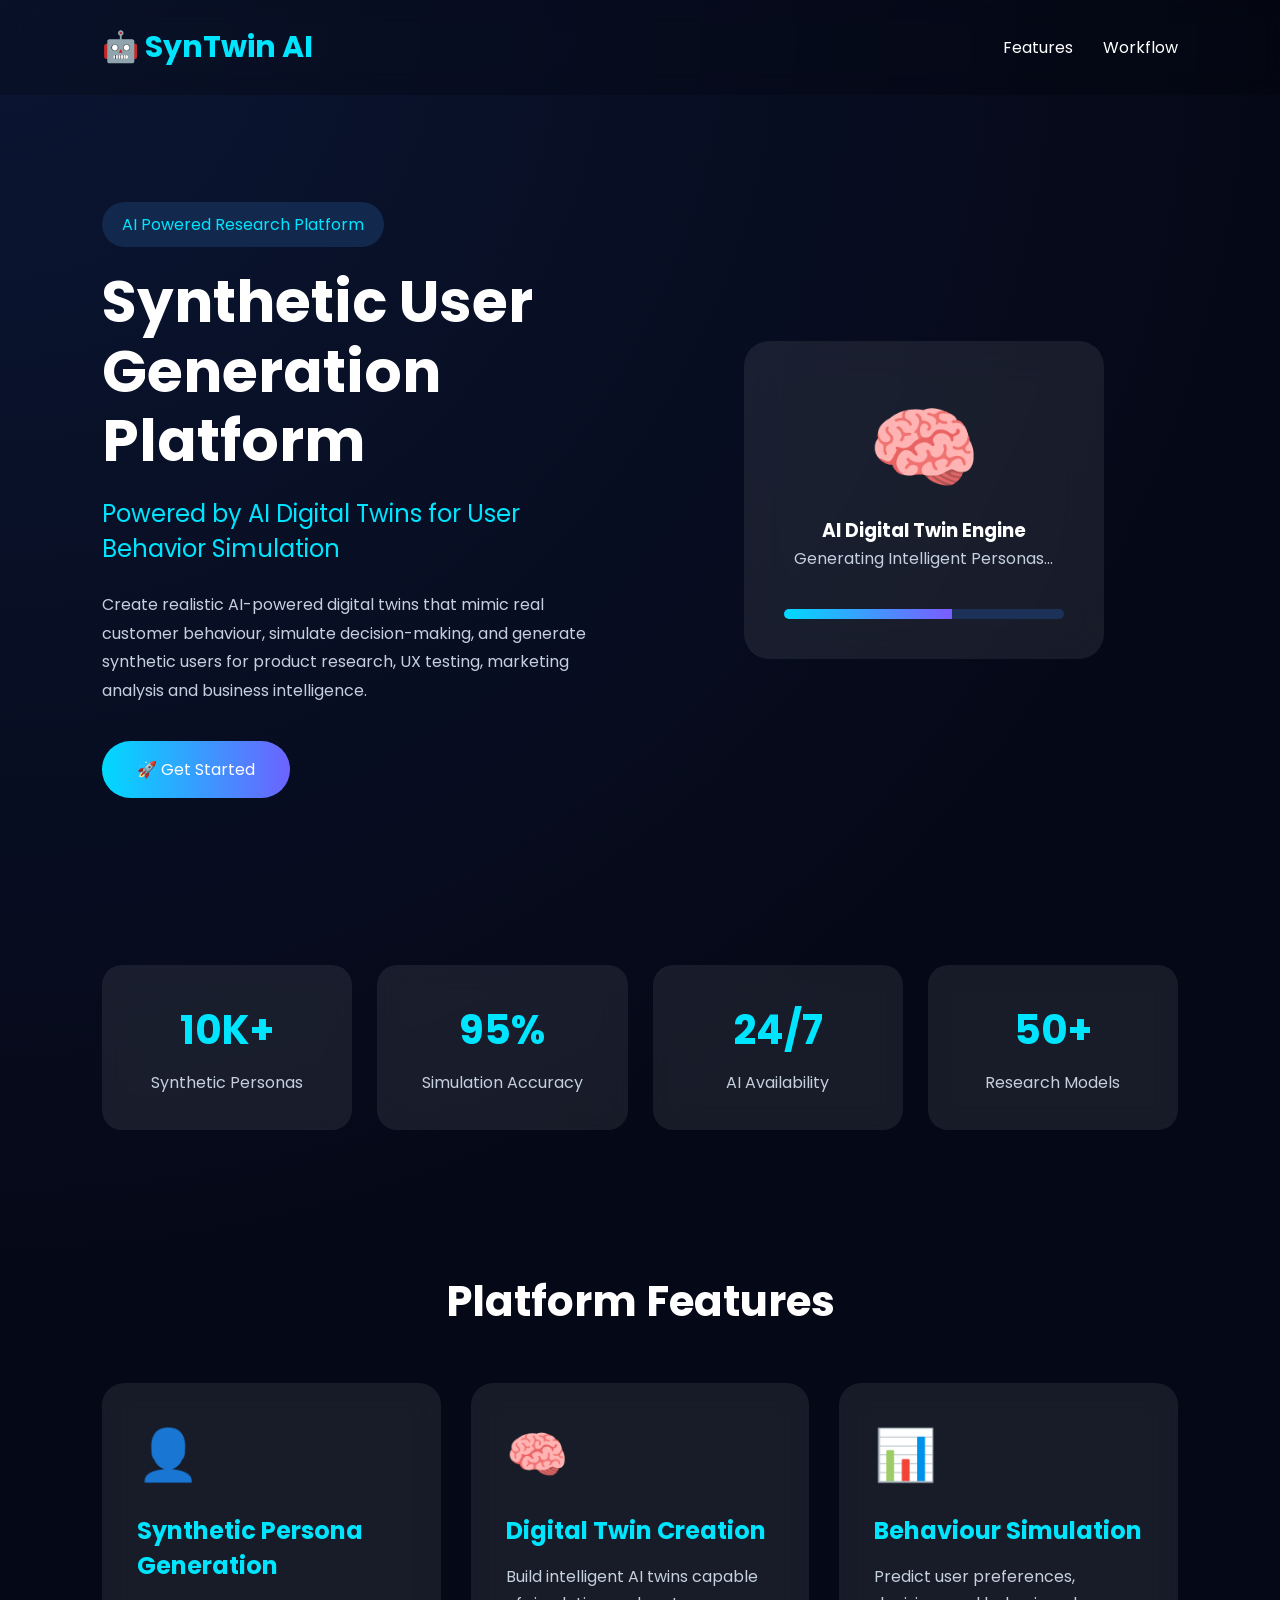
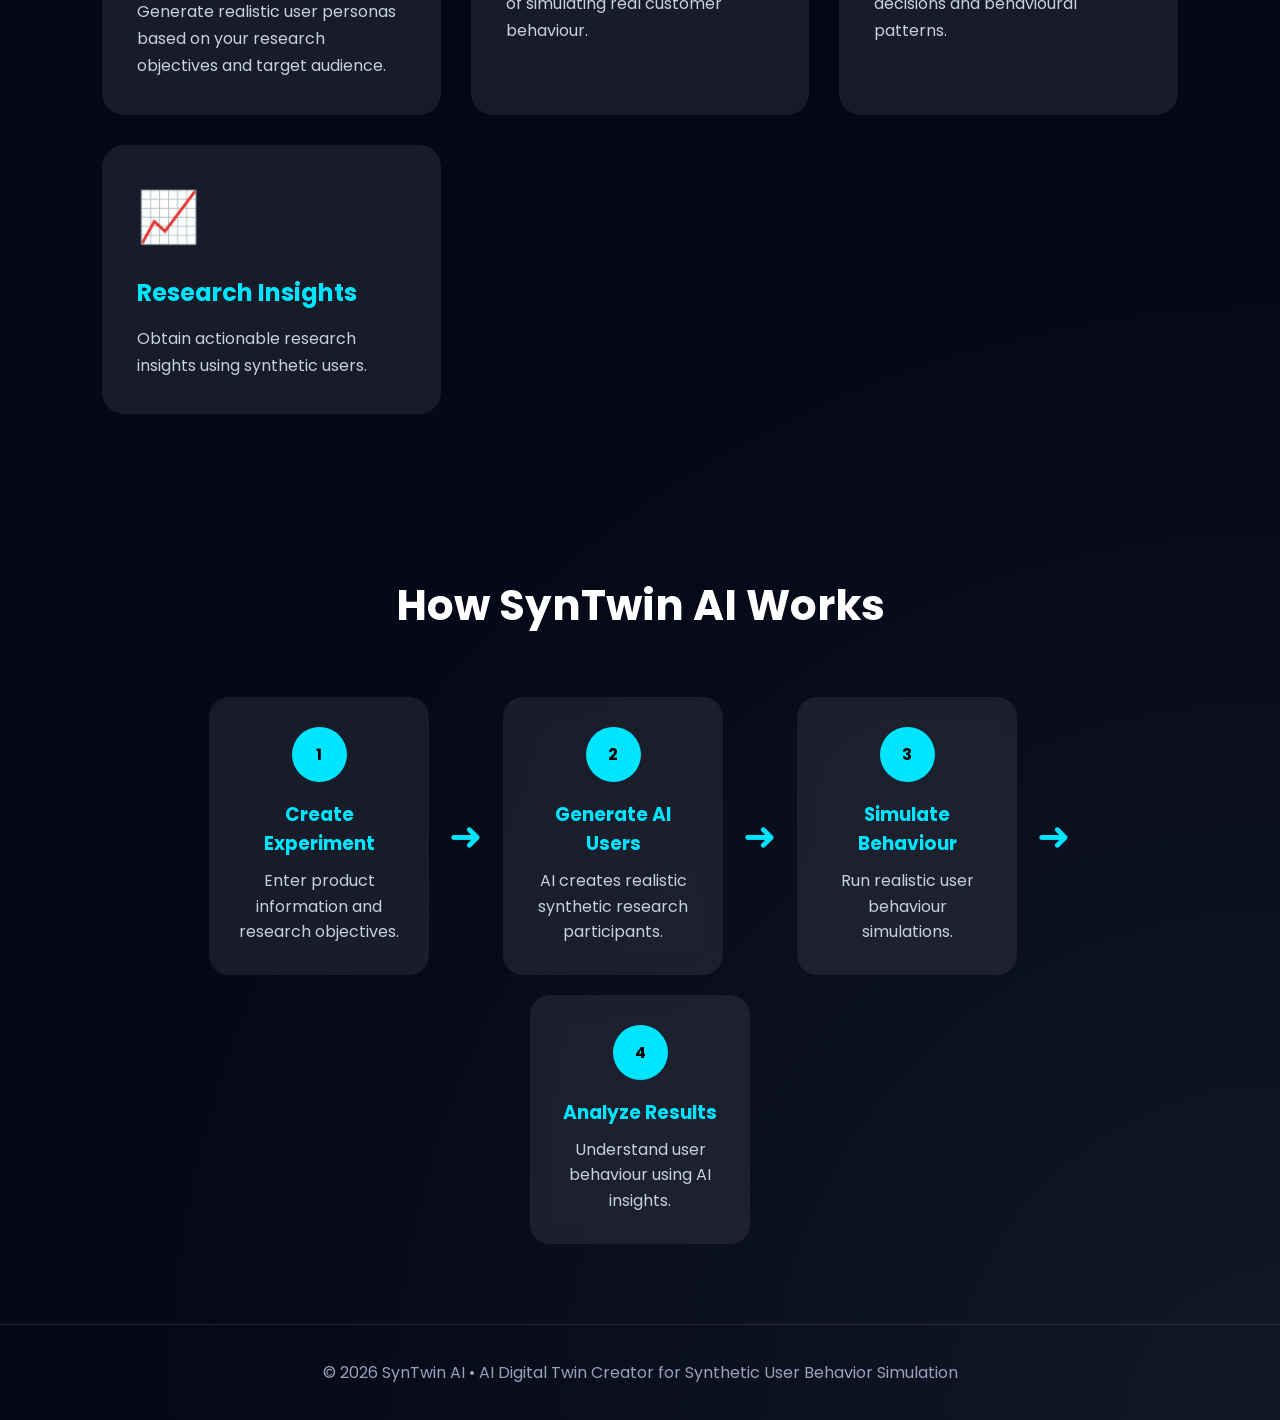
<file: templates/index.html>
<!DOCTYPE html>
<html lang="en">
<head>
    <meta charset="UTF-8">
    <meta name="viewport" content="width=device-width, initial-scale=1.0">

    <title>SynTwin AI</title>

    <link rel="stylesheet" href="/static/style.css">

    <link href="https://fonts.googleapis.com/css2?family=Poppins:wght@300;400;500;600;700;800&display=swap" rel="stylesheet">
</head>

<body>

<nav>
    <div class="logo">🤖 SynTwin AI</div>

    <div class="menu">
        <a href="#features">Features</a>
        <a href="#workflow">Workflow</a>
    </div>
</nav>

<section class="hero">

    <div class="hero-left">

        <span class="badge">
            AI Powered Research Platform
        </span>

        <h1>
            Synthetic User Generation Platform
        </h1>

        <h2>
            Powered by AI Digital Twins for User Behavior Simulation
        </h2>

        <p>
            Create realistic AI-powered digital twins that mimic real customer
            behaviour, simulate decision-making, and generate synthetic users
            for product research, UX testing, marketing analysis and business
            intelligence.
        </p>

        <div class="hero-buttons">
            <a href="/experiment">
                <button>🚀 Get Started</button>
            </a>
        </div>

    </div>

    <div class="hero-right">

        <div class="brain-card">

            <div class="brain">🧠</div>

            <h3>AI Digital Twin Engine</h3>

            <p>Generating Intelligent Personas...</p>

            <div class="loading">
                <div></div>
            </div>

        </div>

    </div>

</section>

<section class="stats">

    <div class="stat">
        <h1>10K+</h1>
        <p>Synthetic Personas</p>
    </div>

    <div class="stat">
        <h1>95%</h1>
        <p>Simulation Accuracy</p>
    </div>

    <div class="stat">
        <h1>24/7</h1>
        <p>AI Availability</p>
    </div>

    <div class="stat">
        <h1>50+</h1>
        <p>Research Models</p>
    </div>

</section>

<section id="features">

    <h1>Platform Features</h1>

    <div class="cards">

        <div class="card">
            <div class="icon">👤</div>
            <h2>Synthetic Persona Generation</h2>
            <p>
                Generate realistic user personas based on your research
                objectives and target audience.
            </p>
        </div>

        <div class="card">
            <div class="icon">🧠</div>
            <h2>Digital Twin Creation</h2>
            <p>
                Build intelligent AI twins capable of simulating real
                customer behaviour.
            </p>
        </div>

        <div class="card">
            <div class="icon">📊</div>
            <h2>Behaviour Simulation</h2>
            <p>
                Predict user preferences, decisions and behavioural patterns.
            </p>
        </div>

        <div class="card">
            <div class="icon">📈</div>
            <h2>Research Insights</h2>
            <p>
                Obtain actionable research insights using synthetic users.
            </p>
        </div>

    </div>

</section>

<section id="workflow">

    <h1>How SynTwin AI Works</h1>

    <div class="timeline">

        <div class="box">
            <div class="number">1</div>
            <h3>Create Experiment</h3>
            <p>Enter product information and research objectives.</p>
        </div>

        <div class="arrow">➜</div>

        <div class="box">
            <div class="number">2</div>
            <h3>Generate AI Users</h3>
            <p>AI creates realistic synthetic research participants.</p>
        </div>

        <div class="arrow">➜</div>

        <div class="box">
            <div class="number">3</div>
            <h3>Simulate Behaviour</h3>
            <p>Run realistic user behaviour simulations.</p>
        </div>

        <div class="arrow">➜</div>

        <div class="box">
            <div class="number">4</div>
            <h3>Analyze Results</h3>
            <p>Understand user behaviour using AI insights.</p>
        </div>

    </div>

</section>

<footer>
    © 2026 SynTwin AI • AI Digital Twin Creator for Synthetic User Behavior Simulation
</footer>

</body>
</html>
</file>
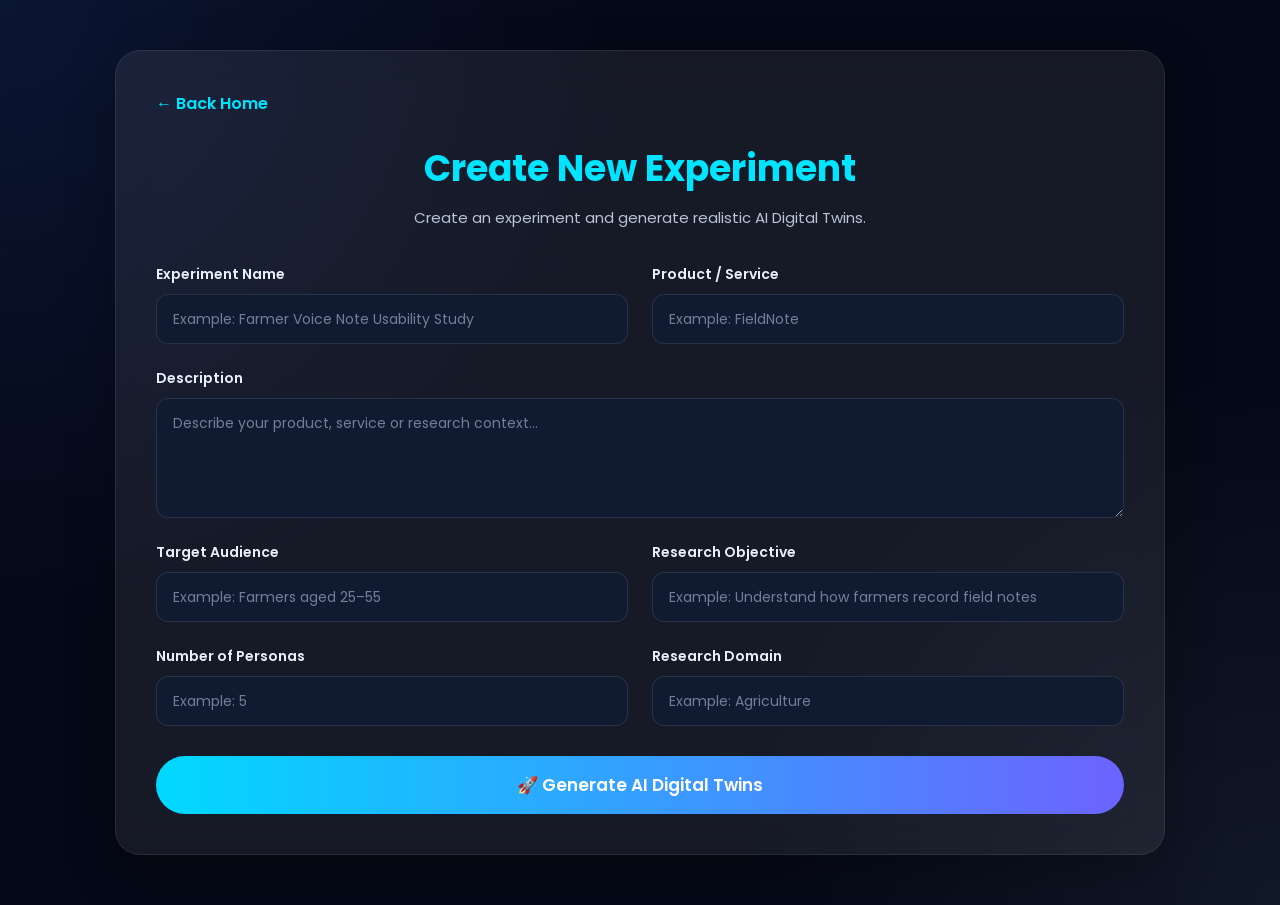
<file: templates/experiment.html>
<!DOCTYPE html>
<html lang="en">
<head>
<meta charset="UTF-8">
<meta name="viewport" content="width=device-width, initial-scale=1.0">

<title>Create Experiment | SynTwin AI</title>

<link rel="stylesheet" href="/static/style.css">

<link href="https://fonts.googleapis.com/css2?family=Poppins:wght@300;400;500;600;700&display=swap" rel="stylesheet">

<style>

.experiment-page{
    min-height:100vh;
    padding:50px 20px;
}

.workspace{
    width:100%;
    max-width:1050px;
    margin:auto;
    padding:40px;
    background:rgba(255,255,255,.07);
    border:1px solid rgba(255,255,255,.08);
    border-radius:25px;
    backdrop-filter:blur(18px);
    box-shadow:0 15px 50px rgba(0,0,0,.25);
}

.back-btn{
    display:inline-block;
    color:#00e5ff;
    font-weight:600;
    margin-bottom:25px;
}

.workspace-header{
    text-align:center;
    margin-bottom:35px;
}

.workspace-header h1{
    font-size:36px;
    color:#00e5ff;
    margin-bottom:10px;
}

.workspace-header p{
    color:#b8c5d6;
    font-size:15px;
}

.form-grid{
    display:grid;
    grid-template-columns:1fr 1fr;
    gap:24px;
}

.input-box{
    display:flex;
    flex-direction:column;
}

.input-box.full{
    grid-column:1 / 3;
}

.input-box label{
    margin-bottom:9px;
    color:#e8f0fa;
    font-size:14px;
    font-weight:600;
}

.input-box input,
.input-box textarea{
    width:100%;
    padding:14px 16px;
    border:1px solid rgba(255,255,255,.1);
    border-radius:12px;
    outline:none;
    background:#101b32;
    color:white;
    font-family:'Poppins',sans-serif;
    font-size:14px;
    transition:.3s;
}

.input-box input{
    height:50px;
}

.input-box textarea{
    height:120px;
    resize:vertical;
}

.input-box input::placeholder,
.input-box textarea::placeholder{
    color:#718096;
}

.input-box input:focus,
.input-box textarea:focus{
    border-color:#00e5ff;
    box-shadow:0 0 0 2px rgba(0,229,255,.12);
}

.generate-btn{
    width:100%;
    margin-top:30px;
    padding:16px;
    border-radius:35px;
    background:linear-gradient(90deg,#00d9ff,#6c63ff);
    color:white;
    font-family:'Poppins',sans-serif;
    font-size:17px;
    font-weight:600;
    border:none;
    cursor:pointer;
    transition:.3s;
}

.generate-btn:hover{
    transform:translateY(-4px);
    box-shadow:0 10px 30px rgba(0,229,255,.35);
}

@media(max-width:750px){

    .workspace{
        padding:25px 20px;
    }

    .form-grid{
        grid-template-columns:1fr;
    }

    .input-box.full{
        grid-column:1;
    }

    .workspace-header h1{
        font-size:28px;
    }
}

</style>
</head>

<body>

<div class="experiment-page">

<div class="workspace">

<a href="/" class="back-btn">← Back Home</a>

<div class="workspace-header">

<h1>Create New Experiment</h1>

<p>
Create an experiment and generate realistic AI Digital Twins.
</p>

</div>

<form action="/dashboard" method="post">

<div class="form-grid">

<!-- Experiment Name -->

<div class="input-box">

<label>Experiment Name</label>

<input
type="text"
name="experiment_name"
placeholder="Example: Farmer Voice Note Usability Study"
required>

</div>


<!-- Product -->

<div class="input-box">

<label>Product / Service</label>

<input
type="text"
name="product_name"
placeholder="Example: FieldNote"
required>

</div>


<!-- Description -->

<div class="input-box full">

<label>Description</label>

<textarea
name="description"
placeholder="Describe your product, service or research context..."
required></textarea>

</div>


<!-- Audience -->

<div class="input-box">

<label>Target Audience</label>

<input
type="text"
name="audience"
placeholder="Example: Farmers aged 25–55"
required>

</div>


<!-- Objective -->

<div class="input-box">

<label>Research Objective</label>

<input
type="text"
name="objective"
placeholder="Example: Understand how farmers record field notes"
required>

</div>


<!-- Persona Count -->

<div class="input-box">

<label>Number of Personas</label>

<input
type="number"
name="personas"
placeholder="Example: 5"
min="1"
max="150"
required>

</div>


<!-- Domain -->

<div class="input-box">

<label>Research Domain</label>

<input
type="text"
name="simulation"
placeholder="Example: Agriculture"
required>

</div>

</div>


<button
type="submit"
class="generate-btn">

🚀 Generate AI Digital Twins

</button>

</form>

</div>

</div>

</body>
</html>
</file>
<file: static/style.css>
/* ==================================================
   GLOBAL
================================================== */

*{
    margin:0;
    padding:0;
    box-sizing:border-box;
    font-family:'Poppins',sans-serif;
    scroll-behavior:smooth;
}

body{
    background:
    radial-gradient(circle at top left,#0b1633 0%,transparent 40%),
    radial-gradient(circle at bottom right,#111827 0%,transparent 35%),
    #050816;

    color:white;
    overflow-x:hidden;
}

a{
    text-decoration:none;
}

button{
    cursor:pointer;
    border:none;
    transition:.4s;
}


/* ==================================================
   HOME NAVBAR
================================================== */

nav{
    width:100%;
    display:flex;
    justify-content:space-between;
    align-items:center;
    padding:25px 8%;
    position:sticky;
    top:0;
    backdrop-filter:blur(12px);
    background:rgba(0,0,0,.2);
    z-index:100;
}

.logo{
    font-size:30px;
    font-weight:700;
    color:#00e5ff;
}

.menu{
    display:flex;
    gap:30px;
    align-items:center;
}

.menu a{
    color:white;
    transition:.3s;
}

.menu a:hover{
    color:#00e5ff;
}


/* ==================================================
   HOME HERO
================================================== */

.hero{
    min-height:90vh;
    display:flex;
    justify-content:space-between;
    align-items:center;
    padding:70px 8%;
    gap:60px;
}

.hero-left{
    flex:1;
}

.badge{
    display:inline-block;
    padding:10px 20px;
    border-radius:30px;
    background:#13284d;
    color:#00e5ff;
    margin-bottom:20px;
}

.hero h1{
    font-size:58px;
    line-height:1.2;
    margin-bottom:20px;
}

.hero h2{
    color:#00e5ff;
    font-weight:400;
    margin-bottom:25px;
}

.hero p{
    color:#c5d0df;
    line-height:1.8;
    margin-bottom:35px;
}

.hero-buttons{
    display:flex;
    gap:20px;
}

.hero button{
    padding:16px 35px;
    border-radius:40px;
    background:linear-gradient(90deg,#00d9ff,#6c63ff);
    color:white;
    font-size:16px;
}

.hero button:hover{
    transform:translateY(-8px) scale(1.05);
    box-shadow:0 0 30px #00d9ff;
}


/* ==================================================
   HOME AI CARD
================================================== */

.hero-right{
    flex:1;
    display:flex;
    justify-content:center;
}

.brain-card{
    width:360px;
    padding:40px;
    border-radius:25px;
    background:rgba(255,255,255,.08);
    backdrop-filter:blur(20px);
    text-align:center;
    transition:.4s;
}

.brain-card:hover{
    transform:translateY(-12px);
    box-shadow:0 0 40px rgba(0,229,255,.5);
}

.brain{
    font-size:90px;
    animation:pulse 2s infinite;
}

@keyframes pulse{
    0%{transform:scale(1);}
    50%{transform:scale(1.15);}
    100%{transform:scale(1);}
}

.loading{
    margin-top:25px;
    width:100%;
    height:10px;
    border-radius:20px;
    background:#1c3157;
    overflow:hidden;
}

.loading div{
    width:60%;
    height:100%;
    background:linear-gradient(90deg,#00d9ff,#7b5cff);
    animation:loading 2s infinite;
}

@keyframes loading{
    from{
        transform:translateX(-100%);
    }
    to{
        transform:translateX(180%);
    }
}


/* ==================================================
   HOME STATS
================================================== */

.stats{
    display:grid;
    grid-template-columns:repeat(auto-fit,minmax(220px,1fr));
    gap:25px;
    padding:60px 8%;
}

.stat{
    background:rgba(255,255,255,.08);
    border-radius:20px;
    padding:35px;
    text-align:center;
    backdrop-filter:blur(12px);
    transition:.4s;
}

.stat:hover{
    transform:translateY(-12px) scale(1.04);
    box-shadow:0 0 25px rgba(0,229,255,.5);
}

.stat h1{
    font-size:40px;
    color:#00e5ff;
    margin-bottom:10px;
}

.stat p{
    color:#c5d0df;
}


/* ==================================================
   HOME FEATURES
================================================== */

#features{
    padding:80px 8%;
}

#features h1{
    text-align:center;
    margin-bottom:50px;
    font-size:42px;
}

.cards{
    display:grid;
    grid-template-columns:repeat(auto-fit,minmax(260px,1fr));
    gap:30px;
}

.card{
    background:rgba(255,255,255,.08);
    border-radius:22px;
    padding:35px;
    backdrop-filter:blur(14px);
    transition:.4s;
}

.card:hover{
    transform:translateY(-15px) scale(1.03);
    box-shadow:0 0 30px rgba(0,229,255,.45);
}

.icon{
    font-size:50px;
    margin-bottom:20px;
}

.card h2{
    margin-bottom:15px;
    color:#00e5ff;
    font-size:24px;
}

.card p{
    color:#c6d1df;
    line-height:1.7;
}


/* ==================================================
   HOME WORKFLOW
================================================== */

#workflow{
    padding:80px 8%;
}

#workflow h1{
    text-align:center;
    margin-bottom:60px;
    font-size:42px;
}

.timeline{
    display:flex;
    justify-content:center;
    align-items:center;
    gap:20px;
    flex-wrap:wrap;
}

.box{
    width:220px;
    padding:30px;
    border-radius:20px;
    background:rgba(255,255,255,.08);
    text-align:center;
    backdrop-filter:blur(12px);
    transition:.4s;
}

.box:hover{
    transform:translateY(-15px);
    background:#00d9ff;
    color:#000;
}

.box:hover h3,
.box:hover p{
    color:#000;
}

.number{
    width:55px;
    height:55px;
    border-radius:50%;
    background:#00e5ff;
    color:#000;
    display:flex;
    justify-content:center;
    align-items:center;
    font-weight:bold;
    margin:auto;
    margin-bottom:18px;
}

.box h3{
    color:#00e5ff;
    margin-bottom:10px;
}

.box p{
    color:#c5d0df;
    line-height:1.6;
}

.arrow{
    font-size:40px;
    color:#00e5ff;
}


/* ==================================================
   HOME FOOTER
================================================== */

footer{
    text-align:center;
    padding:35px;
    color:#94a3b8;
    border-top:1px solid rgba(255,255,255,.1);
}


/* ==================================================
   SYN TWIN EXPERIMENT PAGE
================================================== */

.st-workspace{
    width:90%;
    max-width:1100px;
    margin:45px auto;
    padding:40px;
    border-radius:25px;
    background:rgba(255,255,255,.07);
    backdrop-filter:blur(18px);
}

.st-back{
    display:inline-block;
    color:#00e5ff;
    font-weight:600;
    margin-bottom:30px;
}

.st-heading{
    text-align:center;
    margin-bottom:35px;
}

.st-heading h1{
    color:#00e5ff;
    font-size:34px;
}

.st-heading p{
    color:#aebdce;
    margin-top:8px;
}


/* PREVIOUS */

.st-previous{
    margin-bottom:30px;
}

.st-previous label{
    display:block;
    margin-bottom:8px;
    font-weight:600;
}

.st-previous select{
    width:100%;
    padding:15px;
    background:#101d35;
    color:white;
    border:1px solid rgba(255,255,255,.1);
    border-radius:12px;
    outline:none;
}


/* FORM */

.st-form-grid{
    display:grid;
    grid-template-columns:1fr 1fr;
    gap:22px;
}

.st-field{
    display:flex;
    flex-direction:column;
    gap:8px;
}

.st-field label{
    font-weight:500;
}

.st-field input,
.st-field textarea{
    padding:15px;
    border:1px solid rgba(255,255,255,.08);
    border-radius:12px;
    background:#101d35;
    color:white;
    font-size:15px;
    outline:none;
}

.st-field textarea{
    height:130px;
    resize:none;
}

.st-field input:focus,
.st-field textarea:focus,
.st-previous select:focus{
    border-color:#00e5ff;
    box-shadow:0 0 0 2px rgba(0,229,255,.12);
}

.st-full{
    grid-column:1 / 3;
}

.st-generate{
    width:100%;
    margin-top:30px;
    padding:17px;
    border-radius:40px;
    background:linear-gradient(90deg,#00e5ff,#6c63ff);
    color:white;
    font-size:17px;
    font-weight:600;
}

.st-generate:hover{
    transform:translateY(-4px);
    box-shadow:0 0 28px rgba(0,229,255,.5);
}


/* ==================================================
   DASHBOARD
================================================== */

.st-dashboard{
    width:90%;
    max-width:1300px;
    margin:40px auto;
}

.st-summary{
    padding:30px;
    margin-bottom:45px;
    border-radius:22px;
    background:rgba(255,255,255,.07);
    backdrop-filter:blur(16px);
}

.st-summary h1{
    color:#00e5ff;
    margin-bottom:10px;
}

.st-description{
    color:#b9c5d4;
    line-height:1.7;
    margin-bottom:25px;
}

.st-info-grid{
    display:grid;
    grid-template-columns:repeat(2,1fr);
    gap:15px;
}

.st-info-grid div{
    padding:18px;
    border-radius:12px;
    background:#101b32;
}

.st-info-grid span{
    display:block;
    color:#00e5ff;
    font-size:13px;
    margin-bottom:6px;
}

.st-info-grid strong{
    color:white;
    font-weight:500;
}


/* PERSONAS */

.st-section-title{
    margin-bottom:25px;
}

.st-section-title h1{
    color:#00e5ff;
}

.st-section-title p{
    color:#94a3b8;
    margin-top:5px;
}

.st-personas{
    display:grid;
    grid-template-columns:repeat(auto-fit,minmax(280px,1fr));
    gap:22px;
}

.st-persona{
    padding:25px;
    border-radius:20px;
    background:rgba(255,255,255,.07);
    backdrop-filter:blur(15px);
    transition:.3s;
}

.st-persona:hover{
    transform:translateY(-7px);
    box-shadow:0 0 25px rgba(0,229,255,.22);
}

.st-persona h2{
    color:#00e5ff;
    margin-top:0;
}

.st-age{
    color:#8997aa;
    margin-bottom:15px;
}

.st-detail{
    margin:13px 0;
}

.st-detail span{
    color:#00e5ff;
    font-size:14px;
    font-weight:600;
}

.st-detail p{
    color:#d4dce6;
    line-height:1.5;
    margin-top:3px;
}

.st-confidence{
    margin-top:20px;
    padding:10px;
    border-radius:25px;
    background:#00e5ff;
    color:#06101e;
    text-align:center;
    font-weight:700;
}


/* ==================================================
   SURVEY
================================================== */

.st-survey{
    margin-top:50px;
    padding:30px;
    border-radius:22px;
    background:rgba(255,255,255,.07);
    backdrop-filter:blur(15px);
}

.st-survey-title{
    display:flex;
    align-items:center;
    gap:15px;
    margin-bottom:25px;
}

.st-survey-icon{
    width:55px;
    height:55px;
    display:flex;
    align-items:center;
    justify-content:center;
    border-radius:15px;
    background:#101d35;
    font-size:25px;
}

.st-survey-title h1{
    color:#00e5ff;
}

.st-survey-title p{
    color:#94a3b8;
    margin-top:3px;
}

.st-survey textarea{
    width:100%;
    min-height:120px;
    padding:15px;
    resize:vertical;
    border-radius:12px;
    background:#101d35;
    border:1px solid rgba(255,255,255,.08);
    color:white;
    outline:none;
    font-family:inherit;
}

.st-survey textarea:focus{
    border-color:#00e5ff;
}

.st-survey-btn{
    width:100%;
    margin-top:18px;
    padding:16px;
    border-radius:35px;
    background:linear-gradient(90deg,#00e5ff,#6c63ff);
    color:white;
    font-size:16px;
    font-weight:600;
}

.st-survey-btn:hover{
    transform:translateY(-3px);
    box-shadow:0 0 25px rgba(0,229,255,.4);
}


/* RESULTS */

.st-results{
    margin-top:35px;
}

.st-results h2{
    color:#00e5ff;
    margin-bottom:20px;
}

.st-question{
    padding:18px;
    margin-bottom:25px;
    border-left:4px solid #00e5ff;
    border-radius:10px;
    background:#101b32;
}

.st-question span{
    color:#00e5ff;
    font-size:14px;
    font-weight:600;
}

.st-question p{
    margin-top:7px;
    line-height:1.6;
}

.st-responses{
    display:grid;
    grid-template-columns:repeat(auto-fit,minmax(280px,1fr));
    gap:20px;
}

.st-response{
    display:grid;
    grid-template-columns:55px 1fr;
    gap:14px;
    padding:20px;
    border-radius:16px;
    background:#101b32;
}

.st-response-avatar{
    width:55px;
    height:55px;
    border-radius:50%;
    display:flex;
    align-items:center;
    justify-content:center;
    background:linear-gradient(135deg,#00e5ff,#6c63ff);
    font-size:21px;
    font-weight:700;
}

.st-response-head h3{
    color:#00e5ff;
}

.st-response-head span{
    color:#8492a5;
    font-size:12px;
}

.st-answer{
    grid-column:1 / 3;
    color:#d6dfe9;
    line-height:1.6;
}


/* ==================================================
   STATUS
================================================== */

.st-status{
    margin-top:40px;
    padding:25px;
    border-radius:20px;
    background:rgba(255,255,255,.07);
}

.st-status h2{
    color:#00e5ff;
}

.st-status p{
    margin-top:8px;
    color:#c4cfdd;
}

.st-progress{
    height:10px;
    margin-top:20px;
    border-radius:20px;
    background:#1c3157;
    overflow:hidden;
}

.st-progress div{
    width:100%;
    height:100%;
    background:linear-gradient(90deg,#00e5ff,#6c63ff);
}


/* ==================================================
   RESPONSIVE
================================================== */

@media(max-width:900px){

    .hero{
        flex-direction:column;
        text-align:center;
    }

    .hero h1{
        font-size:42px;
    }

    .hero-buttons{
        justify-content:center;
    }

    .menu{
        display:none;
    }

    .timeline{
        flex-direction:column;
    }

    .arrow{
        display:none;
    }

    .st-form-grid{
        grid-template-columns:1fr;
    }

    .st-full{
        grid-column:1;
    }

    .st-info-grid{
        grid-template-columns:1fr;
    }

}


@media(max-width:600px){

    .hero h1{
        font-size:34px;
    }

    .stats{
        grid-template-columns:1fr;
    }

    .cards{
        grid-template-columns:1fr;
    }

    .hero-buttons{
        flex-direction:column;
    }

    .hero button{
        width:100%;
    }

    .st-workspace,
    .st-dashboard{
        width:94%;
        padding:20px;
    }

    .st-heading h1{
        font-size:27px;
    }

}
/* =====================================================
   INTERVIEW MODE
===================================================== */

.interview-container {
    width: 100%;
    max-width: 1100px;
    margin: 30px auto;
}


.interview-header {
    margin-bottom: 25px;
}


.interview-header h2 {
    margin-bottom: 8px;
}


.interview-header p {
    opacity: 0.7;
}


.interview-controls {
    margin-bottom: 20px;
}


.interview-controls label {
    display: block;
    margin-bottom: 8px;
    font-weight: 600;
}


.interview-controls select {
    width: 100%;
    padding: 13px 15px;
    border-radius: 10px;
    border: 1px solid rgba(255,255,255,0.15);
    background: #101b32;
    color: #ffffff;
    outline: none;
}

.interview-controls select option {
    background: #101b32;
    color: #ffffff;
}


.selected-persona-info {
    padding: 20px;
    margin-bottom: 20px;
    border-radius: 16px;
    background: rgba(255,255,255,0.06);
    border: 1px solid rgba(255,255,255,0.1);
}


.selected-persona-info h3 {
    margin-bottom: 15px;
}


.selected-persona-info p {
    margin: 7px 0;
}


.interview-chat {
    height: 430px;
    overflow-y: auto;
    padding: 20px;
    border-radius: 18px;
    background: rgba(0,0,0,0.15);
    border: 1px solid rgba(255,255,255,0.1);
    margin-bottom: 15px;
}


.chat-message {
    display: flex;
    margin-bottom: 15px;
}


.chat-message.user {
    justify-content: flex-end;
}


.chat-message.persona {
    justify-content: flex-start;
}


.chat-message.system {
    justify-content: center;
}


.chat-bubble {
    max-width: 75%;
    padding: 12px 16px;
    border-radius: 15px;
    line-height: 1.5;
}


.chat-message.user .chat-bubble {
    background: rgba(70,120,255,0.25);
}


.chat-message.persona .chat-bubble {
    background: rgba(255,255,255,0.08);
}


.chat-message.system .chat-bubble {
    background: rgba(255,255,255,0.04);
    opacity: 0.7;
    text-align: center;
}


.chat-empty {
    height: 100%;
    display: flex;
    align-items: center;
    justify-content: center;
    opacity: 0.5;
}


.interview-input-area {
    display: flex;
    gap: 12px;
}


.interview-input-area textarea {
    flex: 1;
    resize: none;
    padding: 14px;
    border-radius: 12px;
    border: 1px solid rgba(255,255,255,0.12);
    background: rgba(255,255,255,0.05);
    color: inherit;
    outline: none;
}


.interview-input-area button {
    min-width: 100px;
    border: none;
    border-radius: 12px;
    cursor: pointer;
    font-weight: 600;
}


.interview-input-area button:disabled {
    opacity: 0.6;
    cursor: not-allowed;
}
/* Interview Mode Persona Dropdown */
select,
select option {
    color: #111827 !important;
    background-color: #ffffff !important;
}

select:focus,
select:hover {
    color: #111827 !important;
    background-color: #ffffff !important;
}
</file>
